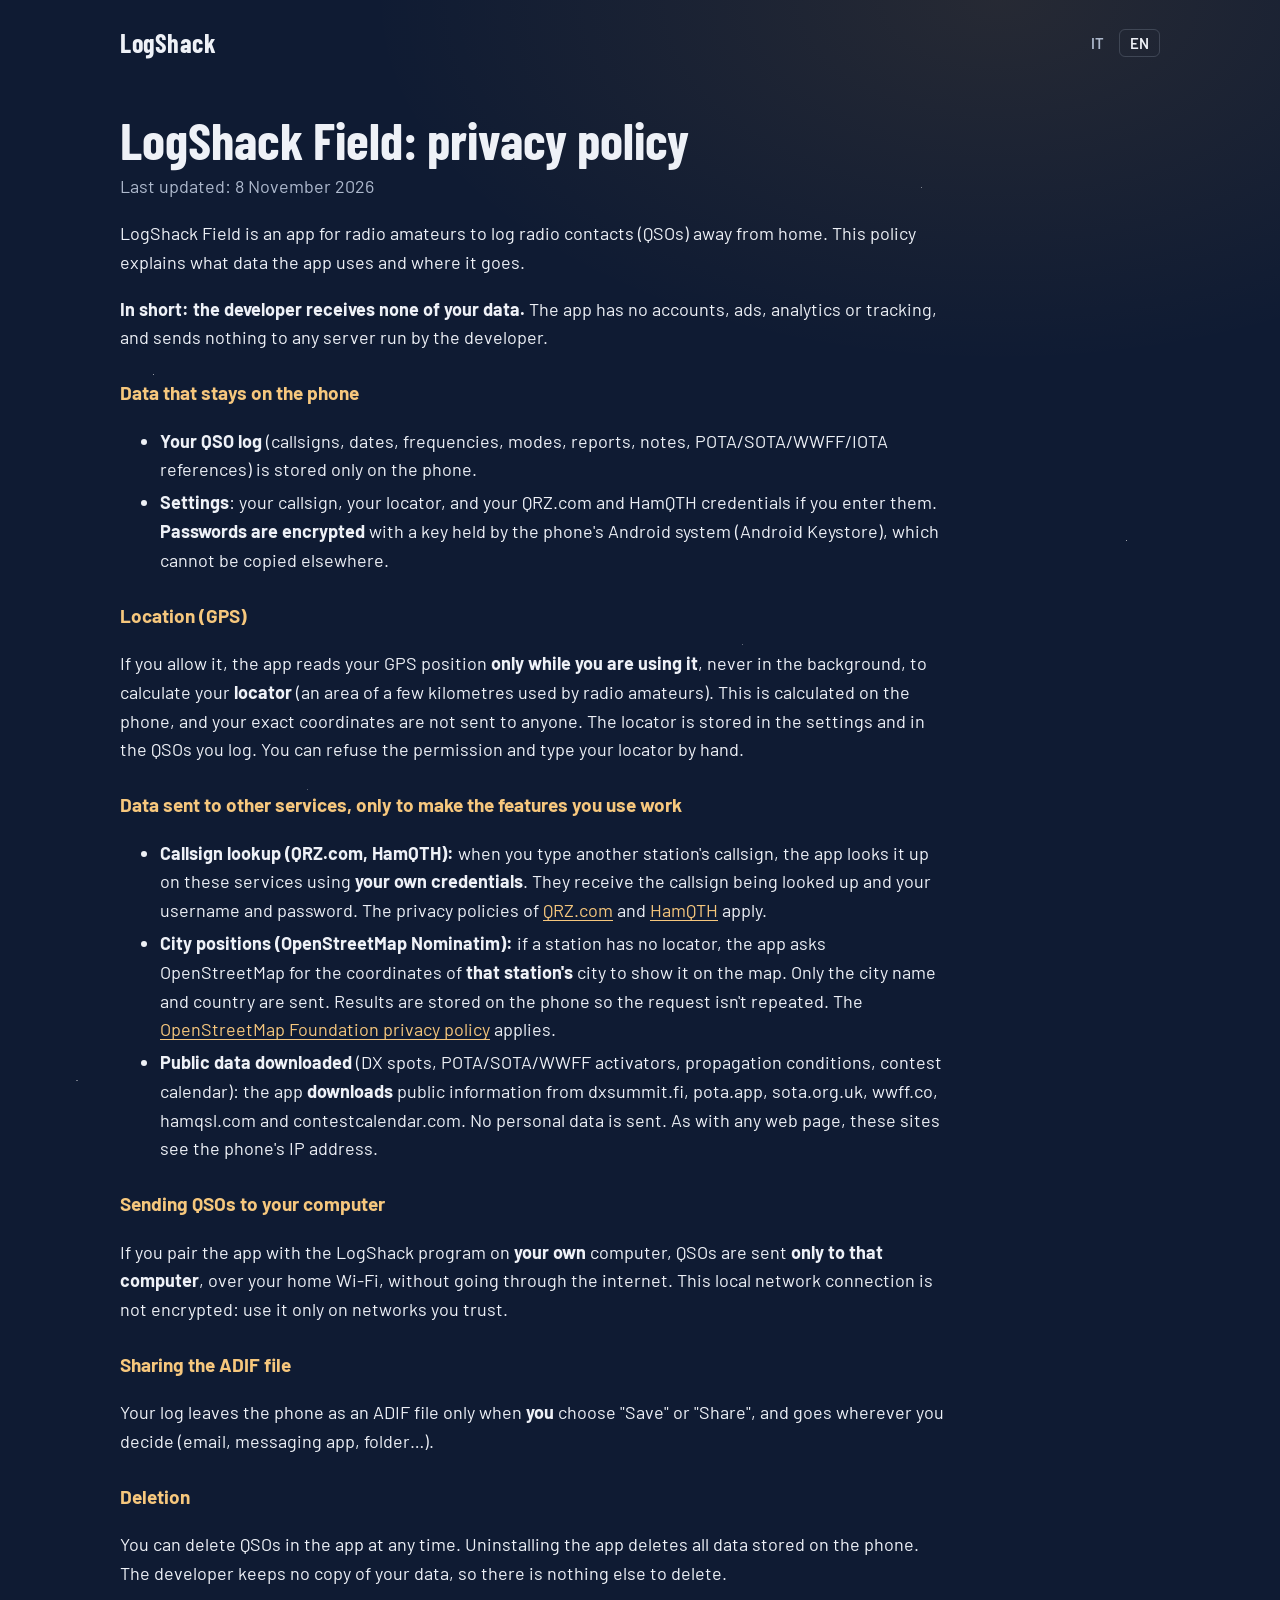
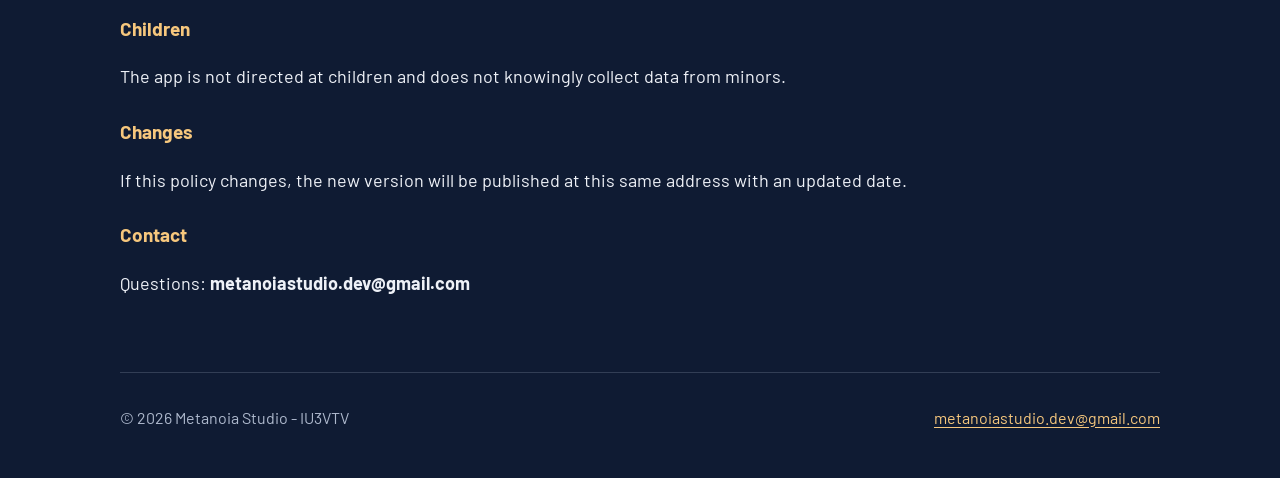
<file: logshack-field/privacy.html>
<!doctype html>
<html lang="it">
<head>
<meta charset="utf-8">
<meta name="viewport" content="width=device-width, initial-scale=1">
<title>LogShack Field — Informativa sulla privacy</title>
<meta name="titolo-it" content="LogShack Field — Informativa sulla privacy">
<meta name="titolo-en" content="LogShack Field — Privacy policy">
<link rel="icon" href="../img/favicon.png">
<link rel="preconnect" href="https://fonts.googleapis.com">
<link rel="preconnect" href="https://fonts.gstatic.com" crossorigin>
<link href="https://fonts.googleapis.com/css2?family=Barlow:wght@400;500;600&family=Barlow+Condensed:wght@600;700&display=swap" rel="stylesheet">
<link rel="stylesheet" href="../css/site.css">
<script src="../js/lingua.js"></script>
</head>
<body>
<div class="wrap">
  <header class="top">
    <a class="marchio" href="../">LogShack</a>
    <nav class="lingue" aria-label="Lingua / Language">
      <button type="button" data-set="it" aria-pressed="true">IT</button>
      <button type="button" data-set="en" aria-pressed="false">EN</button>
    </nav>
  </header>
  <main class="testo">
    <article data-l="it">
      <h1>LogShack Field: informativa sulla privacy</h1>
      <p class="data">Ultimo aggiornamento: 8 novembre 2026</p>
      <p>LogShack Field è un'app per radioamatori che serve a registrare i collegamenti radio (QSO) fuori casa. Questa informativa spiega quali dati usa l'app e dove vanno a finire.</p>
<p><strong>In breve: lo sviluppatore non riceve nessun tuo dato.</strong> L'app non ha account, pubblicità, statistiche d'uso né sistemi di tracciamento, e non invia niente a server dello sviluppatore.</p>
<h3>Dati che restano sul telefono</h3>
<ul>
<li><strong>Il registro dei QSO</strong> (nominativi, date, frequenze, modi, rapporti, note, riferimenti POTA/SOTA/WWFF/IOTA) è salvato solo sul telefono.</li>
<li><strong>Le impostazioni</strong>: il tuo nominativo, il tuo locatore e le credenziali di QRZ.com e HamQTH, se le inserisci. <strong>Le password sono cifrate</strong> con una chiave custodita dal sistema Android del telefono (Android Keystore), che non può essere copiata altrove.</li>
</ul>
<h3>Posizione (GPS)</h3>
<p>Se lo consenti, l'app legge la posizione GPS <strong>solo mentre la usi</strong>, mai in background, per calcolare il tuo <strong>locatore</strong> (una zona di qualche chilometro, usata dai radioamatori). Il calcolo avviene sul telefono e le coordinate esatte non vengono inviate a nessuno. Il locatore viene salvato nelle impostazioni e nei QSO che registri. Puoi rifiutare il permesso e scrivere il locatore a mano.</p>
<h3>Dati inviati ad altri servizi, solo per far funzionare le funzioni che usi</h3>
<ul>
<li><strong>Ricerca dei nominativi (QRZ.com, HamQTH):</strong> quando scrivi il nominativo di un corrispondente, l'app lo cerca su questi servizi usando <strong>le tue credenziali</strong>. A loro arrivano il nominativo cercato e il tuo nome utente e password. Si applicano le informative di <a href="https://www.qrz.com/page/privacy.html">QRZ.com</a> e <a href="https://www.hamqth.com/">HamQTH</a>.</li>
<li><strong>Posizione delle città (OpenStreetMap Nominatim):</strong> se un corrispondente non ha il locatore, l'app chiede a OpenStreetMap le coordinate della <strong>sua</strong> città, per mostrarlo sulla mappa. Vengono inviati solo il nome della città e il Paese. I risultati vengono memorizzati sul telefono, per non ripetere la richiesta. Si applica l'<a href="https://osmfoundation.org/wiki/Privacy_Policy">informativa della OpenStreetMap Foundation</a>.</li>
<li><strong>Dati pubblici scaricati</strong> (spot DX, attivatori POTA/SOTA/WWFF, condizioni di propagazione, calendario dei contest): l'app <strong>scarica</strong> informazioni pubbliche da dxsummit.fi, pota.app, sota.org.uk, wwff.co, hamqsl.com e contestcalendar.com. Non invia dati personali. Come per qualsiasi pagina web, questi siti vedono l'indirizzo IP del telefono.</li>
</ul>
<h3>Invio dei QSO al tuo computer</h3>
<p>Se abbini l'app al programma LogShack sul <strong>tuo</strong> computer, i QSO vengono inviati <strong>solo a quel computer</strong>, attraverso la rete Wi-Fi di casa, senza passare da internet. Questo collegamento sulla rete locale non è cifrato: usalo solo su reti di cui ti fidi.</p>
<h3>Condivisione del file ADIF</h3>
<p>Il registro esce dal telefono come file ADIF solo quando <strong>tu</strong> scegli "Salva" o "Invia", e va dove decidi tu (email, app di messaggi, cartella…).</p>
<h3>Cancellazione</h3>
<p>Puoi cancellare i QSO dall'app in qualsiasi momento. Disinstallando l'app vengono eliminati tutti i dati salvati sul telefono. Lo sviluppatore non conserva copie dei tuoi dati, quindi non c'è altro da cancellare.</p>
<h3>Minori</h3>
<p>L'app non è rivolta ai bambini e non raccoglie consapevolmente dati di minori.</p>
<h3>Modifiche</h3>
<p>Se questa informativa cambia, la nuova versione sarà pubblicata a questo stesso indirizzo, con la data aggiornata.</p>
<h3>Contatti</h3>
<p>Per domande: <strong>metanoiastudio.dev@gmail.com</strong></p>
    </article>
    <article data-l="en" hidden>
      <h1>LogShack Field: privacy policy</h1>
      <p class="data">Last updated: 8 November 2026</p>
      <p>LogShack Field is an app for radio amateurs to log radio contacts (QSOs) away from home. This policy explains what data the app uses and where it goes.</p>
<p><strong>In short: the developer receives none of your data.</strong> The app has no accounts, ads, analytics or tracking, and sends nothing to any server run by the developer.</p>
<h3>Data that stays on the phone</h3>
<ul>
<li><strong>Your QSO log</strong> (callsigns, dates, frequencies, modes, reports, notes, POTA/SOTA/WWFF/IOTA references) is stored only on the phone.</li>
<li><strong>Settings</strong>: your callsign, your locator, and your QRZ.com and HamQTH credentials if you enter them. <strong>Passwords are encrypted</strong> with a key held by the phone's Android system (Android Keystore), which cannot be copied elsewhere.</li>
</ul>
<h3>Location (GPS)</h3>
<p>If you allow it, the app reads your GPS position <strong>only while you are using it</strong>, never in the background, to calculate your <strong>locator</strong> (an area of a few kilometres used by radio amateurs). This is calculated on the phone, and your exact coordinates are not sent to anyone. The locator is stored in the settings and in the QSOs you log. You can refuse the permission and type your locator by hand.</p>
<h3>Data sent to other services, only to make the features you use work</h3>
<ul>
<li><strong>Callsign lookup (QRZ.com, HamQTH):</strong> when you type another station's callsign, the app looks it up on these services using <strong>your own credentials</strong>. They receive the callsign being looked up and your username and password. The privacy policies of <a href="https://www.qrz.com/page/privacy.html">QRZ.com</a> and <a href="https://www.hamqth.com/">HamQTH</a> apply.</li>
<li><strong>City positions (OpenStreetMap Nominatim):</strong> if a station has no locator, the app asks OpenStreetMap for the coordinates of <strong>that station's</strong> city to show it on the map. Only the city name and country are sent. Results are stored on the phone so the request isn't repeated. The <a href="https://osmfoundation.org/wiki/Privacy_Policy">OpenStreetMap Foundation privacy policy</a> applies.</li>
<li><strong>Public data downloaded</strong> (DX spots, POTA/SOTA/WWFF activators, propagation conditions, contest calendar): the app <strong>downloads</strong> public information from dxsummit.fi, pota.app, sota.org.uk, wwff.co, hamqsl.com and contestcalendar.com. No personal data is sent. As with any web page, these sites see the phone's IP address.</li>
</ul>
<h3>Sending QSOs to your computer</h3>
<p>If you pair the app with the LogShack program on <strong>your own</strong> computer, QSOs are sent <strong>only to that computer</strong>, over your home Wi-Fi, without going through the internet. This local network connection is not encrypted: use it only on networks you trust.</p>
<h3>Sharing the ADIF file</h3>
<p>Your log leaves the phone as an ADIF file only when <strong>you</strong> choose "Save" or "Share", and goes wherever you decide (email, messaging app, folder…).</p>
<h3>Deletion</h3>
<p>You can delete QSOs in the app at any time. Uninstalling the app deletes all data stored on the phone. The developer keeps no copy of your data, so there is nothing else to delete.</p>
<h3>Children</h3>
<p>The app is not directed at children and does not knowingly collect data from minors.</p>
<h3>Changes</h3>
<p>If this policy changes, the new version will be published at this same address with an updated date.</p>
<h3>Contact</h3>
<p>Questions: <strong>metanoiastudio.dev@gmail.com</strong></p>
    </article>
  </main>
  <footer class="piede">
    <p>© 2026 Metanoia Studio - IU3VTV</p>
    <p><a href="mailto:metanoiastudio.dev@gmail.com">metanoiastudio.dev@gmail.com</a></p>
  </footer>
</div>
</body>
</html>
</file>
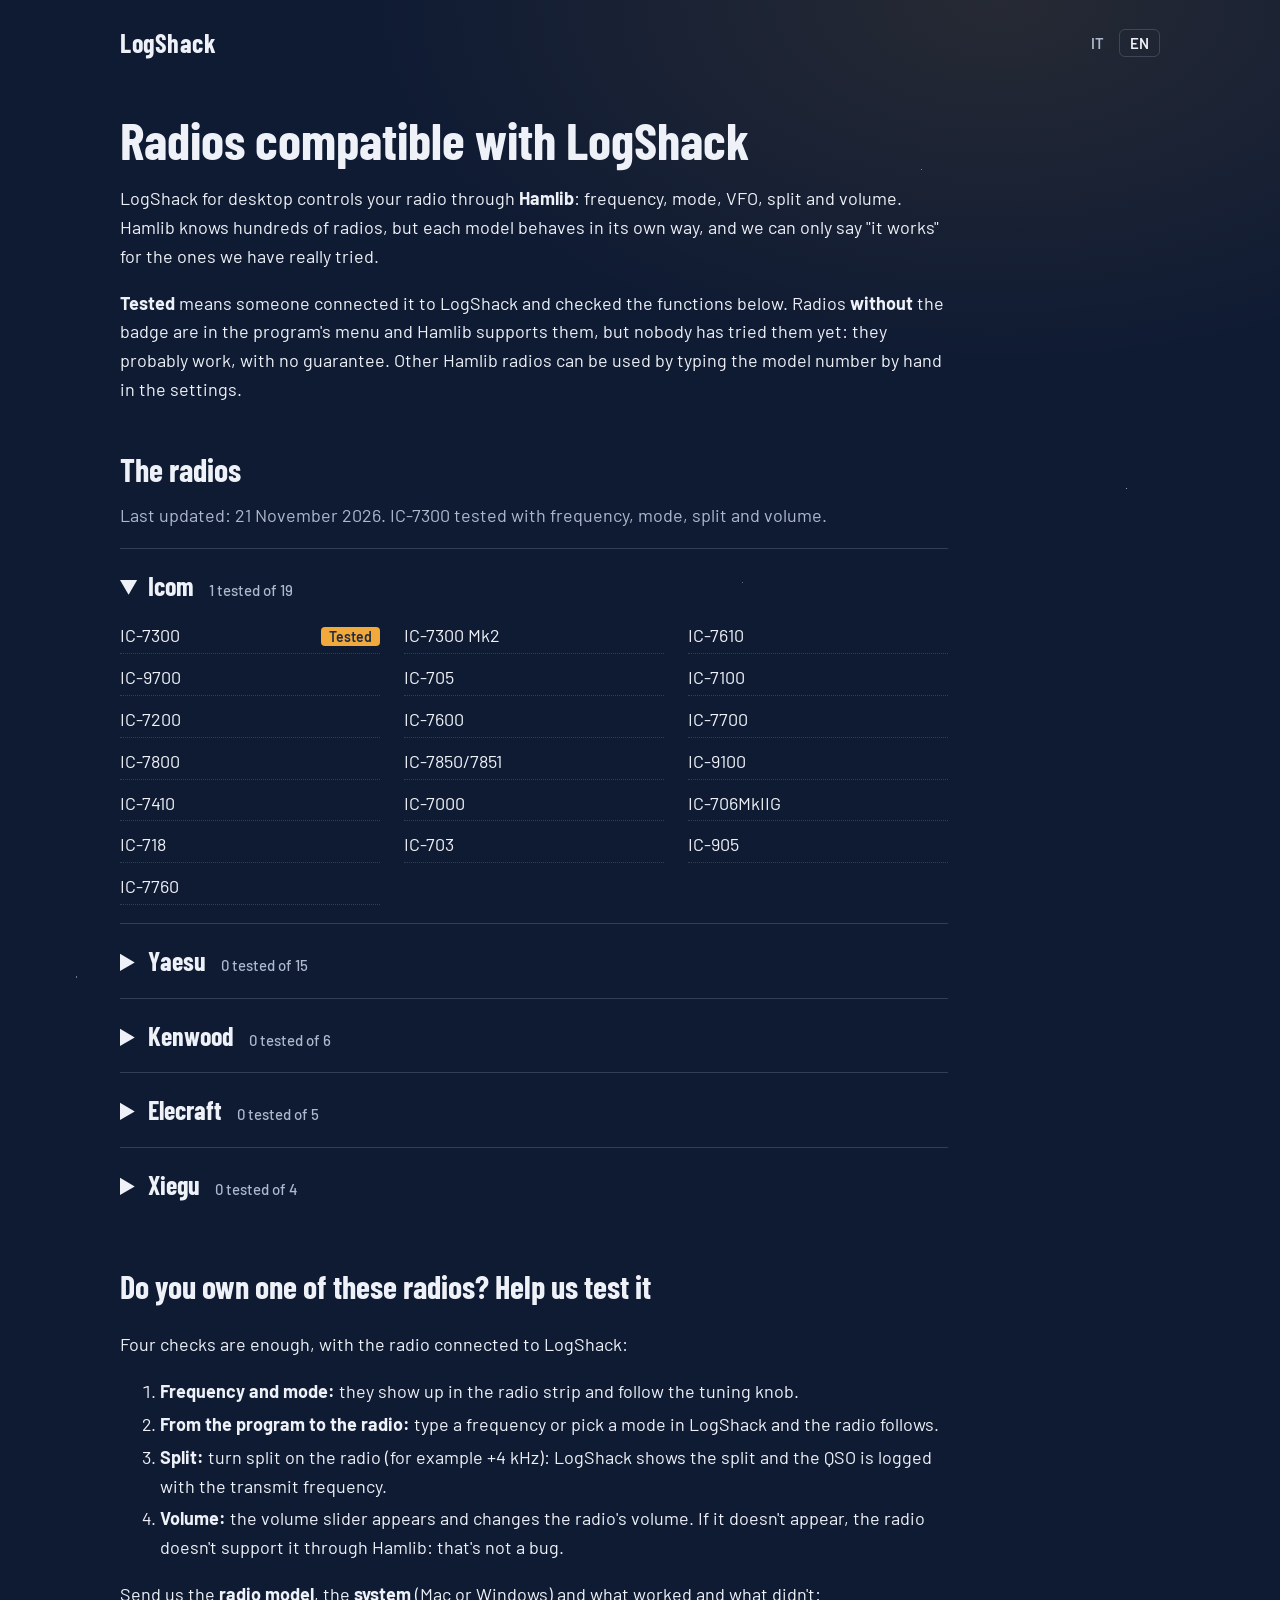
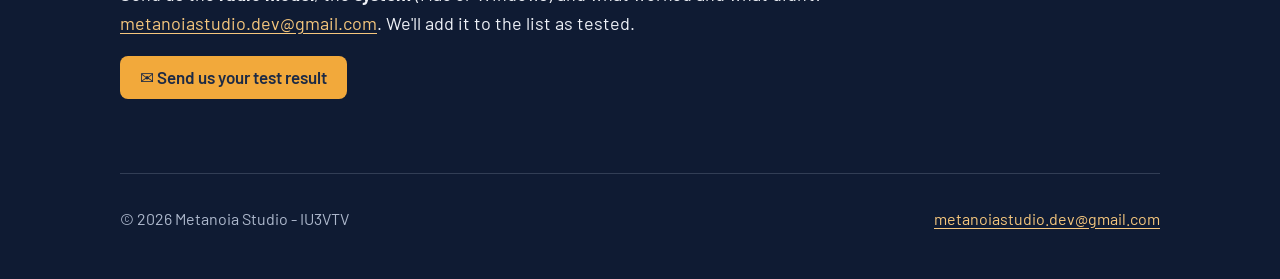
<file: logshack/radio.html>
<!doctype html>
<html lang="it">
<head>
<meta charset="utf-8">
<meta name="viewport" content="width=device-width, initial-scale=1">
<title>LogShack — Radio compatibili</title>
<meta name="titolo-it" content="LogShack — Radio compatibili">
<meta name="titolo-en" content="LogShack — Compatible radios">
<link rel="icon" href="../img/favicon.png">
<link rel="preconnect" href="https://fonts.googleapis.com">
<link rel="preconnect" href="https://fonts.gstatic.com" crossorigin>
<link href="https://fonts.googleapis.com/css2?family=Barlow:wght@400;500;600&family=Barlow+Condensed:wght@600;700&display=swap" rel="stylesheet">
<link rel="stylesheet" href="../css/site.css">
<script src="../js/lingua.js"></script>
</head>
<body>
<div class="wrap">
  <header class="top">
    <a class="marchio" href="../">LogShack</a>
    <nav class="lingue" aria-label="Lingua / Language">
      <button type="button" data-set="it" aria-pressed="true">IT</button>
      <button type="button" data-set="en" aria-pressed="false">EN</button>
    </nav>
  </header>
  <main class="testo">
    <article data-l="it">
      <h1>Radio compatibili con LogShack</h1>
      <p>LogShack per computer comanda la radio tramite <strong>Hamlib</strong>: frequenza, modo, VFO, split e volume. Hamlib conosce centinaia di radio, ma ogni modello risponde a modo suo, e noi possiamo dire "funziona" solo di quelle che abbiamo provato davvero.</p>
      <p><strong>Provata</strong> vuol dire che qualcuno l'ha collegata a LogShack e ha controllato le funzioni qui sotto. Le radio <strong>senza</strong> il bollino sono nel menu del programma e Hamlib le supporta, ma nessuno ci ha ancora fatto la prova: probabilmente funzionano, senza garanzie. Le altre radio di Hamlib si possono usare scrivendo a mano il numero del modello nelle impostazioni.</p>
      <h2>Le radio</h2>
      <p class="data">Ultimo aggiornamento: 21 novembre 2026. IC-7300 provata con frequenza, modo, split e volume.</p>
    </article>
    <article data-l="en" hidden>
      <h1>Radios compatible with LogShack</h1>
      <p>LogShack for desktop controls your radio through <strong>Hamlib</strong>: frequency, mode, VFO, split and volume. Hamlib knows hundreds of radios, but each model behaves in its own way, and we can only say "it works" for the ones we have really tried.</p>
      <p><strong>Tested</strong> means someone connected it to LogShack and checked the functions below. Radios <strong>without</strong> the badge are in the program's menu and Hamlib supports them, but nobody has tried them yet: they probably work, with no guarantee. Other Hamlib radios can be used by typing the model number by hand in the settings.</p>
      <h2>The radios</h2>
      <p class="data">Last updated: 21 November 2026. IC-7300 tested with frequency, mode, split and volume.</p>
    </article>

    <details class="marca" open>
      <summary>Icom <span class="conta"><span data-l="it">1 provata su 19</span><span data-l="en" hidden>1 tested of 19</span></span></summary>
      <ul class="radio-lista">
        <li><span class="modello">IC-7300</span><span data-l="it"><span class="stato ok">Provata</span></span><span data-l="en" hidden><span class="stato ok">Tested</span></span></li>
        <li><span class="modello">IC-7300 Mk2</span></li>
        <li><span class="modello">IC-7610</span></li>
        <li><span class="modello">IC-9700</span></li>
        <li><span class="modello">IC-705</span></li>
        <li><span class="modello">IC-7100</span></li>
        <li><span class="modello">IC-7200</span></li>
        <li><span class="modello">IC-7600</span></li>
        <li><span class="modello">IC-7700</span></li>
        <li><span class="modello">IC-7800</span></li>
        <li><span class="modello">IC-7850/7851</span></li>
        <li><span class="modello">IC-9100</span></li>
        <li><span class="modello">IC-7410</span></li>
        <li><span class="modello">IC-7000</span></li>
        <li><span class="modello">IC-706MkIIG</span></li>
        <li><span class="modello">IC-718</span></li>
        <li><span class="modello">IC-703</span></li>
        <li><span class="modello">IC-905</span></li>
        <li><span class="modello">IC-7760</span></li>
      </ul>
    </details>
    <details class="marca">
      <summary>Yaesu <span class="conta"><span data-l="it">0 provata su 15</span><span data-l="en" hidden>0 tested of 15</span></span></summary>
      <ul class="radio-lista">
        <li><span class="modello">FT-991 / FT-991A</span></li>
        <li><span class="modello">FT-891</span></li>
        <li><span class="modello">FTDX-10</span></li>
        <li><span class="modello">FTDX-101D</span></li>
        <li><span class="modello">FTDX-101MP</span></li>
        <li><span class="modello">FTDX-3000</span></li>
        <li><span class="modello">FTDX-1200</span></li>
        <li><span class="modello">FT-710</span></li>
        <li><span class="modello">FT-450D</span></li>
        <li><span class="modello">FT-817</span></li>
        <li><span class="modello">FT-818</span></li>
        <li><span class="modello">FT-857</span></li>
        <li><span class="modello">FT-897</span></li>
        <li><span class="modello">FT-2000</span></li>
        <li><span class="modello">FT-950</span></li>
      </ul>
    </details>
    <details class="marca">
      <summary>Kenwood <span class="conta"><span data-l="it">0 provata su 6</span><span data-l="en" hidden>0 tested of 6</span></span></summary>
      <ul class="radio-lista">
        <li><span class="modello">TS-590S</span></li>
        <li><span class="modello">TS-590SG</span></li>
        <li><span class="modello">TS-890S</span></li>
        <li><span class="modello">TS-2000</span></li>
        <li><span class="modello">TS-480</span></li>
        <li><span class="modello">TS-990S</span></li>
      </ul>
    </details>
    <details class="marca">
      <summary>Elecraft <span class="conta"><span data-l="it">0 provata su 5</span><span data-l="en" hidden>0 tested of 5</span></span></summary>
      <ul class="radio-lista">
        <li><span class="modello">K3</span></li>
        <li><span class="modello">K3S</span></li>
        <li><span class="modello">KX2</span></li>
        <li><span class="modello">KX3</span></li>
        <li><span class="modello">K4</span></li>
      </ul>
    </details>
    <details class="marca">
      <summary>Xiegu <span class="conta"><span data-l="it">0 provata su 4</span><span data-l="en" hidden>0 tested of 4</span></span></summary>
      <ul class="radio-lista">
        <li><span class="modello">G90</span></li>
        <li><span class="modello">X6100</span></li>
        <li><span class="modello">X5105</span></li>
        <li><span class="modello">X6200</span></li>
      </ul>
    </details>
    <article data-l="it">
      <h2>Hai una di queste radio? Aiutaci a provarla</h2>
      <p>Bastano quattro controlli, con la radio collegata a LogShack:</p>
      <ol>
        <li><strong>Frequenza e modo:</strong> compaiono nella striscia della radio e seguono la manopola.</li>
        <li><strong>Dal programma alla radio:</strong> scrivi una frequenza o scegli un modo in LogShack e la radio li segue.</li>
        <li><strong>Split:</strong> attiva lo split sulla radio (per esempio +4 kHz): in LogShack compare lo split e il QSO va a log con la frequenza di trasmissione.</li>
        <li><strong>Volume:</strong> compare il cursore del volume e cambia il volume della radio. Se non compare, la radio non lo supporta via Hamlib: non è un difetto.</li>
      </ol>
      <p>Scrivici il <strong>modello della radio</strong>, il <strong>sistema</strong> (Mac o Windows) e cosa ha funzionato e cosa no: <a href="mailto:metanoiastudio.dev@gmail.com">metanoiastudio.dev@gmail.com</a>. La aggiungiamo alla lista come provata.</p>
      <p><a class="bottone" href="mailto:metanoiastudio.dev@gmail.com?subject=LogShack%3A%20prova%20della%20radio&body=Radio%20%28marca%20e%20modello%29%3A%0ASistema%20%28Mac%20o%20Windows%29%3A%0AVersione%20di%20LogShack%3A%0A%0A1.%20Frequenza%20e%20modo%20seguono%20la%20manopola%3A%20funziona%20/%20non%20funziona%20/%20non%20provato%0A2.%20Dal%20programma%20alla%20radio%3A%20funziona%20/%20non%20funziona%20/%20non%20provato%0A3.%20Split%3A%20funziona%20/%20non%20funziona%20/%20non%20provato%0A4.%20Volume%3A%20funziona%20/%20non%20funziona%20/%20non%20provato%0A%0ANote%20%28errori%2C%20impostazioni%20usate%29%3A%0A">✉ Scrivici il risultato della prova</a></p>
    </article>
    <article data-l="en" hidden>
      <h2>Do you own one of these radios? Help us test it</h2>
      <p>Four checks are enough, with the radio connected to LogShack:</p>
      <ol>
        <li><strong>Frequency and mode:</strong> they show up in the radio strip and follow the tuning knob.</li>
        <li><strong>From the program to the radio:</strong> type a frequency or pick a mode in LogShack and the radio follows.</li>
        <li><strong>Split:</strong> turn split on the radio (for example +4 kHz): LogShack shows the split and the QSO is logged with the transmit frequency.</li>
        <li><strong>Volume:</strong> the volume slider appears and changes the radio's volume. If it doesn't appear, the radio doesn't support it through Hamlib: that's not a bug.</li>
      </ol>
      <p>Send us the <strong>radio model</strong>, the <strong>system</strong> (Mac or Windows) and what worked and what didn't: <a href="mailto:metanoiastudio.dev@gmail.com">metanoiastudio.dev@gmail.com</a>. We'll add it to the list as tested.</p>
      <p><a class="bottone" href="mailto:metanoiastudio.dev@gmail.com?subject=LogShack%3A%20radio%20test&body=Radio%20%28make%20and%20model%29%3A%0ASystem%20%28Mac%20or%20Windows%29%3A%0ALogShack%20version%3A%0A%0A1.%20Frequency%20and%20mode%20follow%20the%20knob%3A%20works%20/%20does%20not%20work%20/%20not%20tried%0A2.%20From%20the%20program%20to%20the%20radio%3A%20works%20/%20does%20not%20work%20/%20not%20tried%0A3.%20Split%3A%20works%20/%20does%20not%20work%20/%20not%20tried%0A4.%20Volume%3A%20works%20/%20does%20not%20work%20/%20not%20tried%0A%0ANotes%20%28errors%2C%20settings%20used%29%3A%0A">✉ Send us your test result</a></p>
    </article>
  </main>
  <footer class="piede">
    <p>© 2026 Metanoia Studio - IU3VTV</p>
    <p><a href="mailto:metanoiastudio.dev@gmail.com">metanoiastudio.dev@gmail.com</a></p>
  </footer>
</div>
</body>
</html>
</file>
<file: css/site.css>
/* LogShack — sito. Notte stellata, luce della lanterna, cartolina QSL. */
:root {
  --notte: #0f1b33;
  --notte-alta: #182a4b;
  --lanterna: #f2a93b;
  --lanterna-tenue: #f6c77d;
  --tela: #ede3cf;
  --inchiostro: #1c2a45;
  --nebbia: #aeb9cd;
  --testo: #eef1f7;
  --linea: rgba(174, 185, 205, 0.22);
  --display: "Barlow Condensed", "Arial Narrow", sans-serif;
  --corpo: "Barlow", system-ui, sans-serif;
}

* { box-sizing: border-box; }
html { -webkit-text-size-adjust: 100%; }
body {
  margin: 0;
  background: var(--notte);
  background-image:
    radial-gradient(1px 1px at 12% 18%, rgba(255,255,255,.55) 50%, transparent 51%),
    radial-gradient(1px 1px at 72% 9%, rgba(255,255,255,.45) 50%, transparent 51%),
    radial-gradient(1.5px 1.5px at 88% 26%, rgba(255,255,255,.6) 50%, transparent 51%),
    radial-gradient(1px 1px at 40% 6%, rgba(255,255,255,.4) 50%, transparent 51%),
    radial-gradient(1px 1px at 58% 31%, rgba(255,255,255,.35) 50%, transparent 51%),
    radial-gradient(1px 1px at 24% 38%, rgba(255,255,255,.3) 50%, transparent 51%),
    radial-gradient(1.5px 1.5px at 6% 52%, rgba(255,255,255,.4) 50%, transparent 51%),
    radial-gradient(900px 520px at 78% 0%, rgba(242,169,59,.10), transparent 70%);
  background-repeat: no-repeat;
  color: var(--testo);
  font-family: var(--corpo);
  font-size: 18px;
  line-height: 1.6;
}
a { color: var(--lanterna-tenue); text-underline-offset: 3px; }
a:hover { color: var(--lanterna); }
:focus-visible { outline: 3px solid var(--lanterna); outline-offset: 3px; border-radius: 4px; }
img { max-width: 100%; height: auto; display: block; }

.wrap { max-width: 1080px; margin: 0 auto; padding: 0 20px; }

/* Barra in alto */
.top { display: flex; align-items: center; justify-content: space-between; padding: 22px 0; }
.marchio { font-family: var(--display); font-weight: 700; font-size: 26px; letter-spacing: .02em; color: var(--testo); text-decoration: none; }
.lingue { display: flex; gap: 4px; }
.lingue button {
  font: 600 15px var(--corpo); color: var(--nebbia); background: none;
  border: 1px solid transparent; border-radius: 6px; padding: 4px 10px; cursor: pointer;
}
.lingue button[aria-pressed="true"] { color: var(--testo); border-color: var(--linea); }

/* Apertura: testo a sinistra, cartolina QSL a destra */
.apertura { display: grid; grid-template-columns: 1.05fr 1fr; gap: 48px; align-items: center; padding: 40px 0 72px; }
.apertura > * { min-width: 0; }
.apertura h1 {
  font-family: var(--display); font-weight: 700; font-size: clamp(34px, 9vw, 76px); overflow-wrap: break-word;
  line-height: 1.0; margin: 0 0 22px; letter-spacing: .005em;
}
.apertura > div > p { font-size: 20px; color: var(--nebbia); max-width: 34em; margin: 0; }

/* La cartolina QSL */
.qsl {
  background: var(--tela); color: var(--inchiostro);
  border-radius: 6px; padding: 26px 28px 22px;
  transform: rotate(-2.5deg);
  box-shadow: 0 18px 40px rgba(0,0,0,.45), 0 0 0 1px rgba(0,0,0,.06) inset;
  position: relative;
}
.qsl-testa { display: flex; justify-content: space-between; align-items: flex-start; gap: 16px; }
.qsl-call { font-family: var(--display); font-weight: 700; font-size: 64px; line-height: .9; margin: 0; letter-spacing: .01em; }
.qsl-sotto { font-size: 15px; margin: 6px 0 0; }
.qsl-timbro { width: 92px; flex: none; transform: rotate(8deg); opacity: .95; }
.qsl-a { font-family: var(--display); font-size: 22px; margin: 18px 0 10px; }
.qsl-a strong { border-bottom: 2px solid var(--inchiostro); padding: 0 18px 0 6px; }
.qsl table { width: 100%; border-collapse: collapse; font-family: var(--display); }
.qsl th, .qsl td { border: 1.5px solid var(--inchiostro); padding: 6px 8px; text-align: center; }
.qsl th { font-weight: 600; font-size: 14px; }
.qsl td { font-weight: 700; font-size: 22px; }
.qsl-firma { display: flex; justify-content: space-between; align-items: end; margin-top: 14px; font-size: 15px; }
.qsl-firma em { font-family: var(--display); font-style: normal; font-weight: 700; font-size: 26px; }

/* Le due app */
.app { display: grid; grid-template-columns: 200px 1fr; gap: 36px; padding: 56px 0; border-top: 1px solid var(--linea); }
.app-logo { width: 200px; }
.app h2 { font-family: var(--display); font-weight: 700; font-size: 48px; line-height: 1; margin: 4px 0 8px; }
.app .dove { color: var(--lanterna-tenue); font-weight: 600; margin: 0 0 16px; font-size: 19px; }
.app > div > p { max-width: 38em; margin: 0 0 18px; }
.funzioni { list-style: none; padding: 0; margin: 0 0 26px; display: grid; grid-template-columns: 1fr 1fr; gap: 10px 32px; }
.funzioni li { padding-left: 22px; position: relative; color: var(--testo); }
.funzioni li::before { content: ""; position: absolute; left: 0; top: .62em; width: 9px; height: 9px; border-radius: 50%; background: var(--lanterna); }
.azioni { display: flex; flex-wrap: wrap; gap: 12px; align-items: center; }
.bottone {
  display: inline-block; font: 600 17px var(--corpo); text-decoration: none;
  padding: 11px 20px; border-radius: 8px; color: var(--inchiostro); background: var(--lanterna);
}
.bottone:hover { background: var(--lanterna-tenue); color: var(--inchiostro); }
.bottone.spento { background: none; color: var(--nebbia); border: 1px dashed var(--linea); cursor: default; }
.lavori {
  display: inline-block; margin: 0 0 18px; padding: 8px 14px; border-radius: 8px;
  border: 1px dashed var(--lanterna); color: var(--testo); font-size: 17px; max-width: 38em;
}
.nota {
  margin: 24px 0 0; padding: 16px 18px; border-left: 3px solid var(--lanterna);
  background: var(--notte-alta); border-radius: 0 8px 8px 0; max-width: 40em; font-size: 17px;
}
.nota strong { color: var(--lanterna-tenue); }

/* Le schermate di LogShack Field: tre telefoni appoggiati uno sull'altro. Un clic li ingrandisce. */
.app.con-telefoni { grid-template-columns: 200px 1fr 340px; }
.telefoni { position: relative; height: 470px; }
.telefono {
  position: absolute; width: 190px; padding: 0; cursor: zoom-in;
  background: #1d2b47; border: 6px solid #1d2b47; border-radius: 22px;
  box-shadow: 0 16px 34px rgba(0,0,0,.5);
  transition: transform .2s ease;
}
.telefono img { border-radius: 16px; }
.telefono.sinistra { left: 0; top: 56px; transform: rotate(-7deg); z-index: 1; }
.telefono.destra { right: 0; top: 56px; transform: rotate(7deg); z-index: 1; }
.telefono.centro { left: 75px; top: 0; z-index: 2; }
.telefono:hover, .telefono:focus-visible { z-index: 3; }
.telefono.sinistra:hover { transform: rotate(-7deg) translateY(-8px); }
.telefono.destra:hover { transform: rotate(7deg) translateY(-8px); }
.telefono.centro:hover { transform: translateY(-8px); }

/* Il visore: la schermata grande sopra la pagina */
.visore {
  padding: 0; border: none; background: none; max-width: 94vw; max-height: 94vh; overflow: visible;
}
.visore::backdrop { background: rgba(8, 14, 28, .85); }
.visore img { max-height: 90vh; max-width: 90vw; width: auto; border-radius: 18px; border: 6px solid #1d2b47; box-shadow: 0 20px 50px rgba(0,0,0,.6); }
.visore .chiudi {
  position: absolute; top: -14px; right: -14px; width: 40px; height: 40px; border-radius: 50%;
  border: none; background: var(--lanterna); color: var(--inchiostro); font: 700 20px var(--corpo); cursor: pointer;
}

/* Sostieni: un ritaglio di cartolina, più piccolo della QSL in apertura */
.sostieni {
  display: grid; grid-template-columns: 1fr auto; gap: 28px 48px; align-items: center;
  margin: 8px 0 64px; padding: 30px 34px; border-radius: 6px;
  background: var(--tela); color: var(--inchiostro);
  border-left: 8px solid var(--lanterna);
  box-shadow: 0 14px 32px rgba(0,0,0,.35);
}
.sostieni h2 { font-family: var(--display); font-weight: 700; font-size: 40px; line-height: 1; margin: 0 0 10px; }
.sostieni-testo p { margin: 0; max-width: 36em; }
.sostieni-azione { text-align: center; }
.sostieni .bottone { font-size: 19px; padding: 13px 24px; }
.sostieni .bottone:hover { background: var(--inchiostro); color: var(--tela); }
.sostieni-firma { font-family: var(--display); font-weight: 600; font-size: 18px; margin: 10px 0 0; }

/* Piede */
.piede { border-top: 1px solid var(--linea); padding: 32px 0 48px; color: var(--nebbia); font-size: 16px; display: flex; flex-wrap: wrap; gap: 12px 40px; justify-content: space-between; }
.piede p { margin: 0; }

/* Pagine di testo (privacy) */
.testo { max-width: 46em; padding: 16px 0 56px; }
.testo h1 { font-family: var(--display); font-size: 52px; line-height: 1.05; margin: 10px 0 6px; }
.testo h2 { font-family: var(--display); font-size: 32px; margin: 40px 0 6px; }
.testo h3 { font-size: 19px; margin: 26px 0 4px; color: var(--lanterna-tenue); }
.testo .data { color: var(--nebbia); margin: 0 0 18px; }
.testo li { margin: 4px 0; }

/* Elenco radio compatibili */
.marca { border-top: 1px solid var(--linea); padding: 4px 0; }
.marca summary { cursor: pointer; padding: 12px 0; font-family: var(--display); font-weight: 700; font-size: 26px; }
.marca .conta { font-family: var(--corpo); font-weight: 500; font-size: 15px; color: var(--nebbia); margin-left: 10px; }
.radio-lista { list-style: none; padding: 0 0 14px; margin: 0; display: grid; grid-template-columns: repeat(auto-fill, minmax(230px, 1fr)); gap: 6px 24px; }
.radio-lista li { display: flex; justify-content: space-between; align-items: baseline; gap: 10px; margin: 0; border-bottom: 1px dotted var(--linea); padding: 3px 0; }
.stato { font-size: 14px; color: var(--nebbia); white-space: nowrap; }
.stato.ok { color: var(--inchiostro); background: var(--lanterna); border-radius: 4px; padding: 1px 8px; font-weight: 600; }

[hidden] { display: none !important; }

@media (max-width: 820px) {
  .apertura { grid-template-columns: 1fr; gap: 36px; padding: 20px 0 56px; }
  .qsl { transform: rotate(-1.5deg); }
  .app, .app.con-telefoni { grid-template-columns: 1fr; gap: 18px; padding: 44px 0; }
  .telefoni { height: auto; display: flex; justify-content: center; margin: 12px 0 34px; }
  .telefono { position: relative; left: auto; right: auto; top: auto; width: 36%; max-width: 190px; border-width: 4px; border-radius: 16px; }
  .telefono img { border-radius: 12px; }
  .telefono.sinistra { margin-right: -6%; margin-top: 26px; }
  .telefono.destra { margin-left: -6%; margin-top: 26px; }
  .telefono.sinistra { order: 1; }
  .telefono.centro { left: auto; order: 2; }
  .telefono.destra { order: 3; }
  .app-logo { width: 140px; }
  .funzioni { grid-template-columns: 1fr; }
  .sostieni { grid-template-columns: 1fr; padding: 24px 22px; }
  .sostieni-azione { text-align: left; }
}
@media (max-width: 420px) {
  body { font-size: 17px; }
  .qsl { padding: 20px 16px 16px; }
  .qsl-call { font-size: 48px; }
  .qsl-timbro { width: 70px; }
  .qsl td { font-size: 15px; padding: 5px 2px; }
  .qsl th { font-size: 11px; padding: 4px 2px; }
}
@media (prefers-reduced-motion: no-preference) {
  .qsl { animation: arriva .9s cubic-bezier(.2,.8,.2,1) both; }
  @keyframes arriva { from { opacity: 0; transform: translateY(18px) rotate(-6deg); } to { opacity: 1; transform: rotate(-2.5deg); } }
}
</file>
